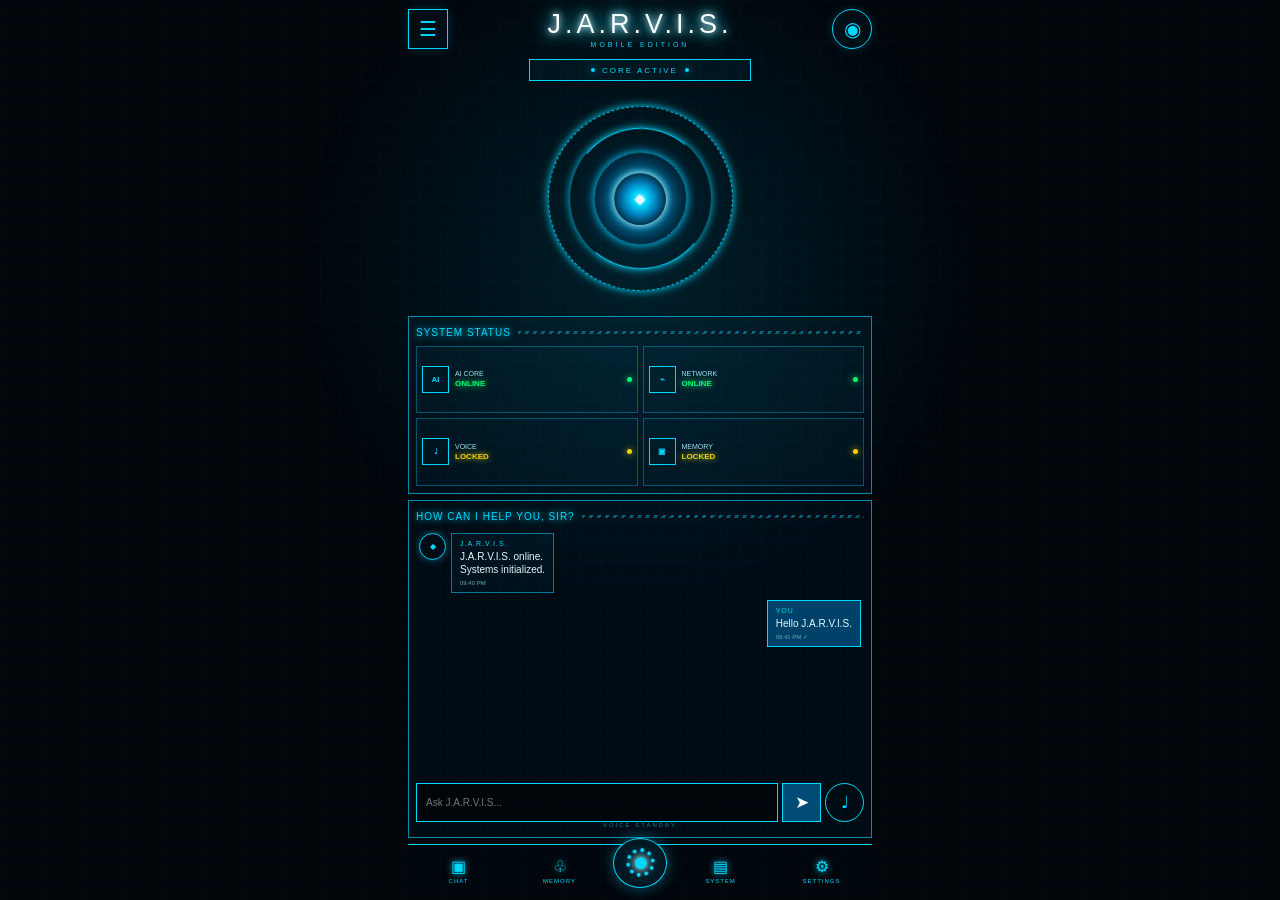
<file: index.html>
<!DOCTYPE html>
<html lang="en">
<head>
<meta charset="UTF-8">
<meta name="viewport" content="width=device-width, initial-scale=1.0">
<title>J.A.R.V.I.S</title>

<meta http-equiv="refresh" content="0; url=frontend/index.html">
</head>

<body>
<p>Starting J.A.R.V.I.S...</p>
</body>
</html>
</file>
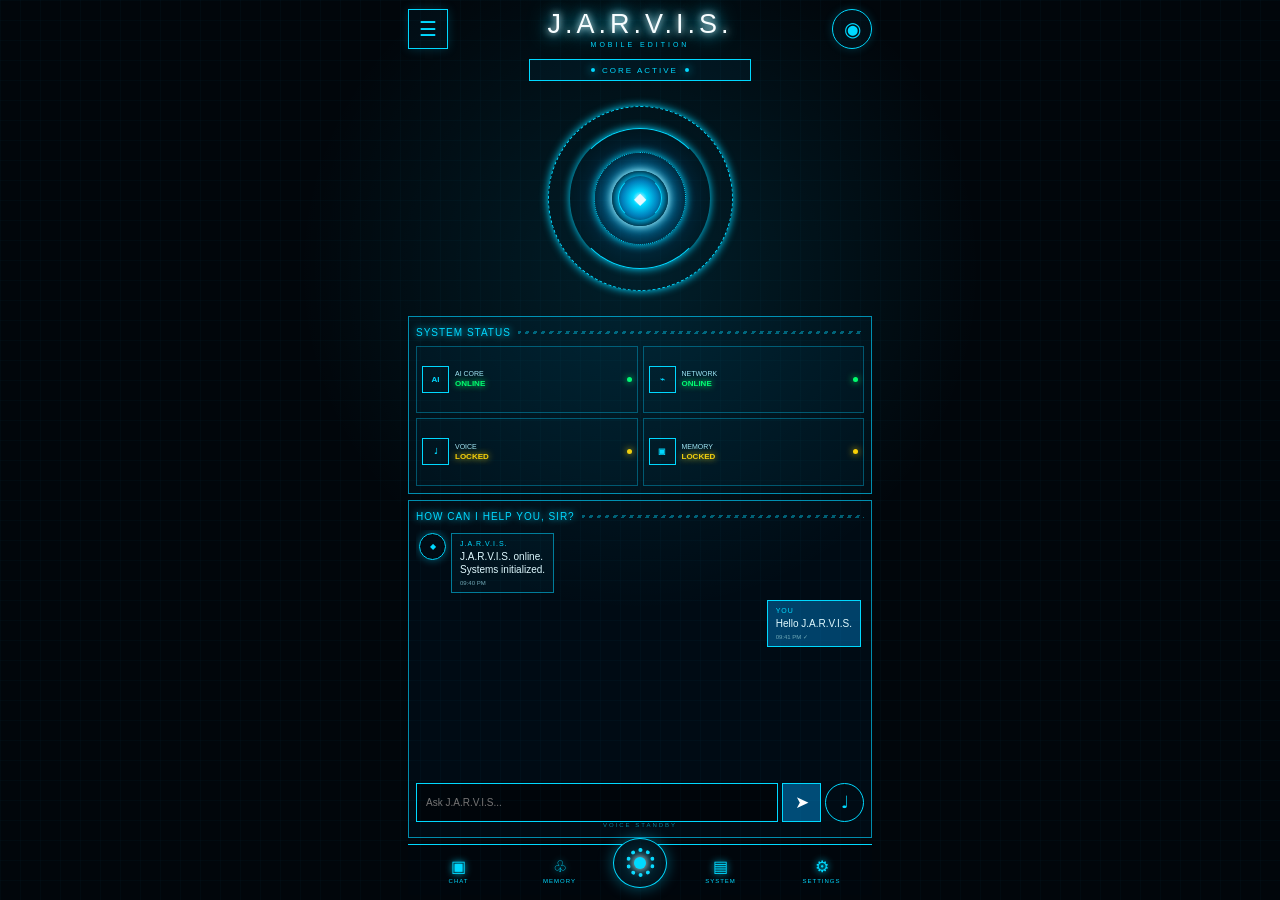
<file: frontend/index.html>
<!DOCTYPE html>
<html lang="en">
<head>
    <meta charset="UTF-8">

    <meta
        name="viewport"
        content="width=device-width,
        initial-scale=1.0,
        maximum-scale=1.0,
        user-scalable=no"
    >

    <title>J.A.R.V.I.S.</title>

    <link rel="stylesheet" href="style.css">
</head>

<body>

<div class="app">

    <!-- HEADER -->
    <header class="header">

        <button class="icon-btn" id="menuBtn">☰</button>

        <div class="logo">
            <div>J.A.R.V.I.S.</div>
            <small>MOBILE EDITION</small>
        </div>

        <button class="icon-btn voice-head" id="voiceHead">
            ◉
        </button>

    </header>


    <!-- CORE -->
    <div class="core-active">
        <span></span>
        CORE ACTIVE
        <span></span>
    </div>


    <!-- MAIN CORE -->
    <section class="main-core">

        <div class="reactor">

            <div class="reactor-ring r1"></div>
            <div class="reactor-ring r2"></div>
            <div class="reactor-ring r3"></div>
            <div class="reactor-ring r4"></div>

            <div class="reactor-core">
                ◆
            </div>

        </div>

    </section>


    <!-- STATUS -->
    <section class="status-panel">

        <div class="section-title">
            SYSTEM STATUS
            <i></i>
        </div>

        <div class="status-grid">

            <div class="status">
                <b>AI</b>
                <div>
                    <small>AI CORE</small>
                    <strong>ONLINE</strong>
                </div>
                <em class="green"></em>
            </div>

            <div class="status">
                <b>⌁</b>
                <div>
                    <small>NETWORK</small>
                    <strong>ONLINE</strong>
                </div>
                <em class="green"></em>
            </div>

            <div class="status">
                <b>♩</b>
                <div>
                    <small>VOICE</small>
                    <strong class="yellow" id="voiceState">
                        LOCKED
                    </strong>
                </div>
                <em class="yellow-dot"></em>
            </div>

            <div class="status">
                <b>▣</b>
                <div>
                    <small>MEMORY</small>
                    <strong class="yellow">
                        LOCKED
                    </strong>
                </div>
                <em class="yellow-dot"></em>
            </div>

        </div>

    </section>


    <!-- CHAT -->
    <section class="chat-panel">

        <div class="section-title">
            HOW CAN I HELP YOU, SIR?
            <i></i>
        </div>

        <div class="chat" id="chat">

            <div class="message jarvis">

                <div class="avatar">◆</div>

                <div class="bubble">

                    <label>J.A.R.V.I.S.</label>

                    <p>
                        J.A.R.V.I.S. online.<br>
                        Systems initialized.
                    </p>

                    <time>09:40 PM</time>

                </div>

            </div>

            <div class="message user">

                <div class="bubble">

                    <label>YOU</label>

                    <p>Hello J.A.R.V.I.S.</p>

                    <time>09:41 PM ✓</time>

                </div>

            </div>

        </div>


        <!-- INPUT -->
        <div class="input-area">

            <input
                id="msg"
                type="text"
                placeholder="Ask J.A.R.V.I.S..."
                autocomplete="off"
            >

            <button id="send">
                ➤
            </button>

            <button id="voiceButton">
                ♩
            </button>

        </div>

        <div id="voiceStatus">
            VOICE STANDBY
        </div>

    </section>


    <!-- NAVIGATION -->
    <nav class="bottom-nav">

        <button>
            <span>▣</span>
            <small>CHAT</small>
        </button>

        <button>
            <span>♧</span>
            <small>MEMORY</small>
        </button>

        <button
            class="core-button"
            id="coreButton"
        >
            <div></div>
        </button>

        <button>
            <span>▤</span>
            <small>SYSTEM</small>
        </button>

        <button>
            <span>⚙</span>
            <small>SETTINGS</small>
        </button>

    </nav>

</div>

<script src="script.js"></script>

</body>
</html>
</file>
<file: frontend/style.css>
* {
    box-sizing: border-box;
    margin: 0;
    padding: 0;
}

:root {
    --cyan: #00d9ff;
    --blue: #008cff;
    --green: #00ff66;
    --yellow: #ffd000;
    --black: #01060b;
}

html,
body {
    width: 100%;
    height: 100%;

    overflow: hidden;

    background: var(--black);

    font-family:
        Arial,
        Helvetica,
        sans-serif;

    color: var(--cyan);
}

body {
    position: fixed;
    inset: 0;
}


/* =========================
   BACKGROUND
========================= */

body::before {
    content: "";

    position: fixed;
    inset: 0;

    pointer-events: none;

    background:
        linear-gradient(
            rgba(0, 210, 255, .025) 1px,
            transparent 1px
        ),
        linear-gradient(
            90deg,
            rgba(0, 210, 255, .025) 1px,
            transparent 1px
        );

    background-size: 20px 20px;
}

body::after {
    content: "";

    position: fixed;
    inset: 0;

    pointer-events: none;

    background:
        radial-gradient(
            circle at 50% 30%,
            rgba(0, 200, 255, .13),
            transparent 38%
        );
}


/* =========================
   APP
========================= */

.app {

    width: 100%;
    height: 100dvh;

    max-width: 480px;

    margin: auto;

    padding:
        max(5px, env(safe-area-inset-top))
        8px
        max(5px, env(safe-area-inset-bottom));

    display: flex;

    flex-direction: column;

    gap: 5px;

    overflow: hidden;
}


/* =========================
   HEADER
========================= */

.header {

    flex: 0 0 48px;

    display: flex;

    align-items: center;

    justify-content: space-between;
}

.logo {

    flex: 1;

    text-align: center;
}

.logo div {

    font-size: 27px;

    letter-spacing: 4px;

    line-height: 1;

    color: white;

    text-shadow:
        0 0 7px white,
        0 0 15px var(--cyan),
        0 0 25px var(--cyan);
}

.logo small {

    display: block;

    margin-top: 3px;

    font-size: 7px;

    letter-spacing: 3px;
}

.icon-btn {

    width: 40px;
    height: 40px;

    flex-shrink: 0;

    border: 1px solid var(--cyan);

    background:
        rgba(0, 180, 255, .04);

    color: var(--cyan);

    font-size: 20px;

    box-shadow:
        0 0 10px rgba(0, 210, 255, .2);
}

.voice-head {

    border-radius: 50%;
}


/* =========================
   CORE ACTIVE
========================= */

.core-active {

    flex: 0 0 22px;

    width: 48%;

    margin: auto;

    display: flex;

    align-items: center;

    justify-content: center;

    gap: 7px;

    border: 1px solid var(--cyan);

    font-size: 8px;

    letter-spacing: 2px;

    background:
        rgba(0, 180, 255, .04);
}

.core-active span {

    width: 4px;
    height: 4px;

    border-radius: 50%;

    background: var(--cyan);

    box-shadow:
        0 0 8px var(--cyan);
}


/* =========================
   MAIN CORE
========================= */

.main-core {

    flex: 0 0 25%;

    min-height: 135px;

    display: flex;

    align-items: center;

    justify-content: center;
}

.reactor {

    position: relative;

    width: min(36vw, 170px);
    height: min(36vw, 170px);

    display: flex;

    align-items: center;

    justify-content: center;
}

.reactor-ring {

    position: absolute;

    border-radius: 50%;

    border: 1px solid var(--cyan);

    box-shadow:
        0 0 8px var(--cyan);
}

.r1 {
    inset: 0;

    border-style: dashed;

    animation:
        spin 12s linear infinite;
}

.r2 {
    inset: 12%;

    border-left-color: transparent;
    border-right-color: transparent;

    animation:
        reverse-spin 8s linear infinite;
}

.r3 {
    inset: 25%;

    border-style: dotted;

    animation:
        spin 6s linear infinite;
}

.r4 {
    inset: 38%;

    border-top-color: transparent;
    border-bottom-color: transparent;

    animation:
        reverse-spin 4s linear infinite;
}

.reactor-core {

    width: 30%;
    height: 30%;

    border-radius: 50%;

    display: flex;

    align-items: center;
    justify-content: center;

    color: white;

    background:
        radial-gradient(
            circle,
            white 0%,
            var(--cyan) 18%,
            #0078b5 45%,
            #00131f 75%
        );

    box-shadow:
        0 0 8px white,
        0 0 20px var(--cyan),
        0 0 45px var(--blue);

    animation:
        pulse 2s infinite;
}


/* =========================
   STATUS
========================= */

.status-panel {

    flex: 0 0 20%;

    min-height: 95px;

    padding: 7px;

    border:
        1px solid rgba(0, 210, 255, .65);

    background:
        rgba(1, 13, 22, .9);
}

.section-title {

    display: flex;

    align-items: center;

    gap: 7px;

    height: 17px;

    margin-bottom: 5px;

    font-size: 10px;

    letter-spacing: 1px;

    white-space: nowrap;

    text-shadow:
        0 0 7px var(--cyan);
}

.section-title i {

    flex: 1;

    height: 3px;

    opacity: .4;

    background:
        repeating-linear-gradient(
            120deg,
            var(--cyan) 0 3px,
            transparent 3px 7px
        );
}

.status-grid {

    height: calc(100% - 22px);

    display: grid;

    grid-template-columns:
        1fr 1fr;

    gap: 5px;
}

.status {

    display: flex;

    align-items: center;

    gap: 6px;

    padding: 5px;

    border:
        1px solid rgba(0, 210, 255, .35);

    background:
        rgba(0, 180, 255, .025);
}

.status > b {

    width: 27px;
    height: 27px;

    display: flex;

    align-items: center;
    justify-content: center;

    border:
        1px solid var(--cyan);

    font-size: 8px;
}

.status div {

    flex: 1;
}

.status small {

    display: block;

    font-size: 7px;

    color: #a9e9f5;
}

.status strong {

    display: block;

    margin-top: 2px;

    font-size: 8px;

    color: var(--green);

    text-shadow:
        0 0 6px var(--green);
}

.status .yellow {

    color: var(--yellow);

    text-shadow:
        0 0 6px var(--yellow);
}

.status em {

    width: 5px;
    height: 5px;

    border-radius: 50%;
}

.green {

    background: var(--green);

    box-shadow:
        0 0 7px var(--green);
}

.yellow-dot {

    background: var(--yellow);

    box-shadow:
        0 0 7px var(--yellow);
}


/* =========================
   CHAT
========================= */

.chat-panel {

    flex: 1;

    min-height: 0;

    padding: 7px;

    border:
        1px solid rgba(0, 210, 255, .65);

    background:
        rgba(1, 12, 21, .94);

    display: flex;

    flex-direction: column;
}

.chat {

    flex: 1;

    min-height: 0;

    overflow-y: auto;

    padding: 3px;

    scrollbar-width: none;
}

.chat::-webkit-scrollbar {
    display: none;
}

.message {

    display: flex;

    margin-bottom: 7px;
}

.message.jarvis {

    justify-content: flex-start;

    gap: 5px;
}

.message.user {

    justify-content: flex-end;
}

.avatar {

    width: 27px;
    height: 27px;

    flex-shrink: 0;

    display: flex;

    align-items: center;
    justify-content: center;

    border:
        1px solid var(--cyan);

    border-radius: 50%;

    font-size: 8px;

    box-shadow:
        0 0 8px rgba(0, 210, 255, .4);
}

.bubble {

    max-width: 75%;

    padding: 6px 8px;

    border:
        1px solid rgba(0, 210, 255, .55);

    background:
        rgba(1, 18, 30, .95);
}

.message.user .bubble {

    background:
        rgba(0, 120, 190, .5);

    border-color:
        var(--cyan);
}

.bubble label {

    display: block;

    font-size: 7px;

    color: var(--cyan);

    letter-spacing: 1px;

    margin-bottom: 3px;
}

.bubble p {

    font-size: 10px;

    line-height: 1.35;

    color: #e0faff;
}

.bubble time {

    display: block;

    margin-top: 3px;

    font-size: 6px;

    color: #6fa9b7;
}


/* =========================
   INPUT
========================= */

.input-area {

    flex: 0 0 39px;

    display: flex;

    gap: 4px;

    margin-top: 5px;
}

.input-area input {

    flex: 1;

    min-width: 0;

    height: 39px;

    padding:
        0 9px;

    outline: none;

    border:
        1px solid var(--cyan);

    background:
        rgba(0, 5, 10, .95);

    color: white;

    font-size: 10px;
}

.input-area button {

    width: 39px;

    flex-shrink: 0;

    border:
        1px solid var(--cyan);

    background:
        rgba(0, 130, 200, .55);

    color: white;

    font-size: 17px;
}

.input-area button:last-child {

    border-radius: 50%;

    background: transparent;

    color: var(--cyan);
}

#voiceStatus {

    flex: 0 0 8px;

    text-align: center;

    font-size: 6px;

    letter-spacing: 2px;

    opacity: .6;
}


/* =========================
   BOTTOM NAV
========================= */

.bottom-nav {

    flex: 0 0 51px;

    display: grid;

    grid-template-columns:
        1fr 1fr 60px 1fr 1fr;

    align-items: center;

    border-top:
        1px solid var(--cyan);

    background:
        rgba(1, 7, 13, .98);
}

.bottom-nav button {

    height: 100%;

    border: 0;

    background: transparent;

    color: var(--cyan);

    display: flex;

    flex-direction: column;

    align-items: center;

    justify-content: center;

    gap: 2px;
}

.bottom-nav button span {

    font-size: 16px;

    text-shadow:
        0 0 7px var(--cyan);
}

.bottom-nav button small {

    font-size: 6px;

    letter-spacing: 1px;
}

.core-button {

    width: 54px;
    height: 54px;

    margin: -15px auto 0;

    border:
        1px solid var(--cyan) !important;

    border-radius: 50% !important;

    background:
        #02131e !important;

    box-shadow:
        0 0 15px rgba(0, 210, 255, .4);
}

.core-button div {

    width: 29px;
    height: 29px;

    border:
        4px dotted var(--cyan);

    border-radius: 50%;

    position: relative;

    animation:
        spin 5s linear infinite;
}

.core-button div::after {

    content: "";

    position: absolute;

    width: 12px;
    height: 12px;

    border-radius: 50%;

    background: var(--cyan);

    top: 50%;
    left: 50%;

    transform:
        translate(-50%, -50%);

    box-shadow:
        0 0 8px white,
        0 0 18px var(--cyan);
}


/* =========================
   ANIMATIONS
========================= */

@keyframes spin {

    from {
        transform: rotate(0);
    }

    to {
        transform: rotate(360deg);
    }
}

@keyframes reverse-spin {

    from {
        transform: rotate(360deg);
    }

    to {
        transform: rotate(0);
    }
}

@keyframes pulse {

    0%,
    100% {
        transform: scale(.9);
    }

    50% {
        transform: scale(1.08);
    }
}


/* =========================
   6.72 INCH / TALL DISPLAY
========================= */

@media
    (min-height: 700px)
    and (max-height: 900px) {

    .app {
        gap: 6px;
    }

    .main-core {
        flex-basis: 25%;
    }

    .reactor {
        width: 185px;
        height: 185px;
    }

    .status-panel {
        flex-basis: 20%;
    }
}


/* =========================
   SMALL HEIGHT
========================= */

@media (max-height: 680px) {

    .header {
        flex-basis: 43px;
    }

    .logo div {
        font-size: 23px;
    }

    .main-core {
        flex-basis: 21%;
        min-height: 110px;
    }

    .reactor {
        width: 135px;
        height: 135px;
    }

    .status-panel {
        flex-basis: 20%;
    }

    .status {
        padding: 3px;
    }

    .status > b {
        width: 23px;
        height: 23px;
    }

    .bottom-nav {
        flex-basis: 47px;
    }
}
</file>
